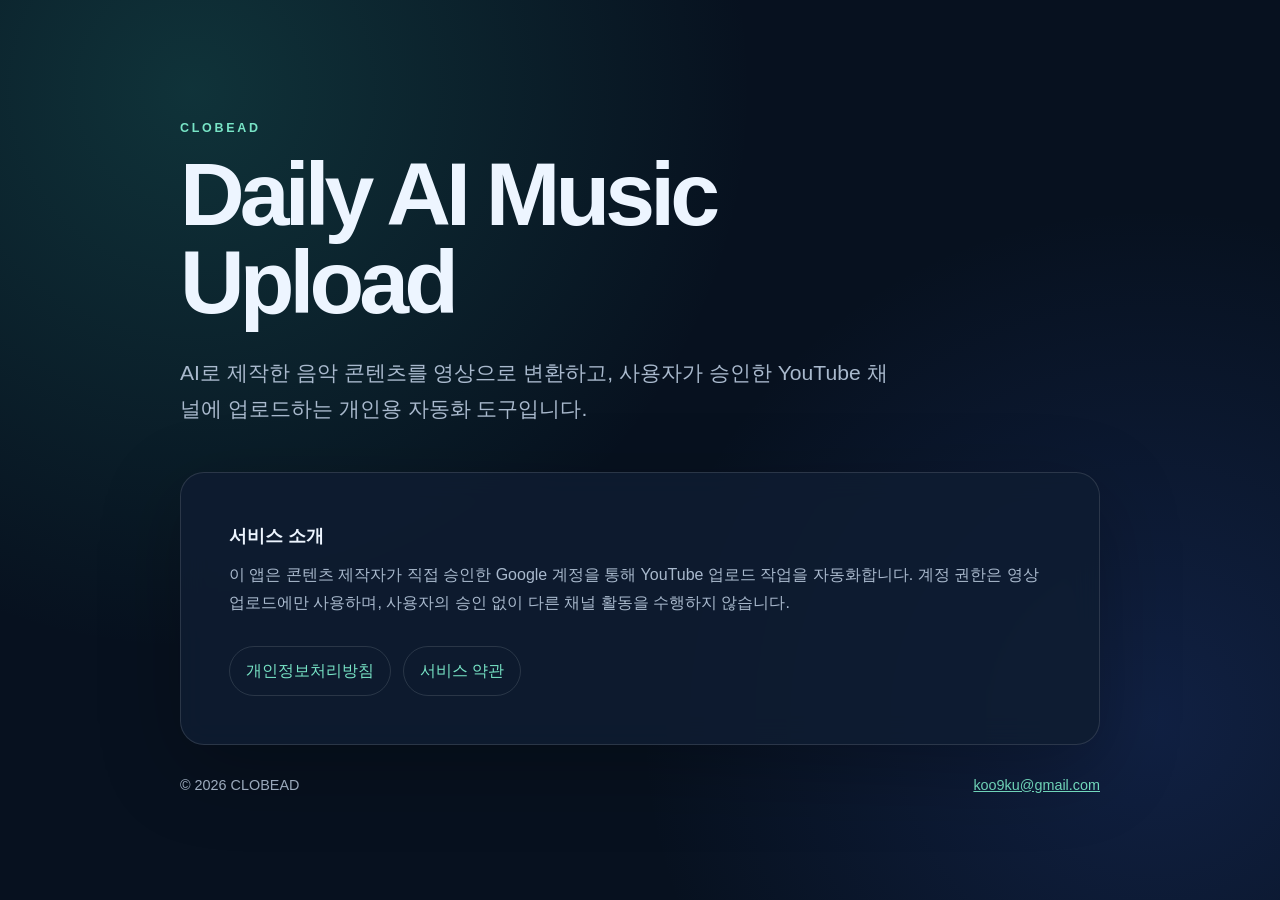
<file: index.html>
<!doctype html>
<html lang="ko">
<head>
  <meta charset="utf-8">
  <meta name="viewport" content="width=device-width, initial-scale=1">
  <meta name="description" content="Daily AI Music Upload 서비스 안내">
  <title>Daily AI Music Upload</title>
  <link rel="stylesheet" href="styles.css">
</head>
<body>
  <main class="shell">
    <section class="hero">
      <p class="eyebrow">CLOBEAD</p>
      <h1>Daily AI Music Upload</h1>
      <p class="lead">AI로 제작한 음악 콘텐츠를 영상으로 변환하고, 사용자가 승인한 YouTube 채널에 업로드하는 개인용 자동화 도구입니다.</p>
    </section>

    <section class="card">
      <h2>서비스 소개</h2>
      <p>이 앱은 콘텐츠 제작자가 직접 승인한 Google 계정을 통해 YouTube 업로드 작업을 자동화합니다. 계정 권한은 영상 업로드에만 사용하며, 사용자의 승인 없이 다른 채널 활동을 수행하지 않습니다.</p>
      <div class="links">
        <a href="privacy.html">개인정보처리방침</a>
        <a href="terms.html">서비스 약관</a>
      </div>
    </section>

    <footer>
      <span>© 2026 CLOBEAD</span>
      <a href="mailto:koo9ku@gmail.com">koo9ku@gmail.com</a>
    </footer>
  </main>
</body>
</html>
</file>
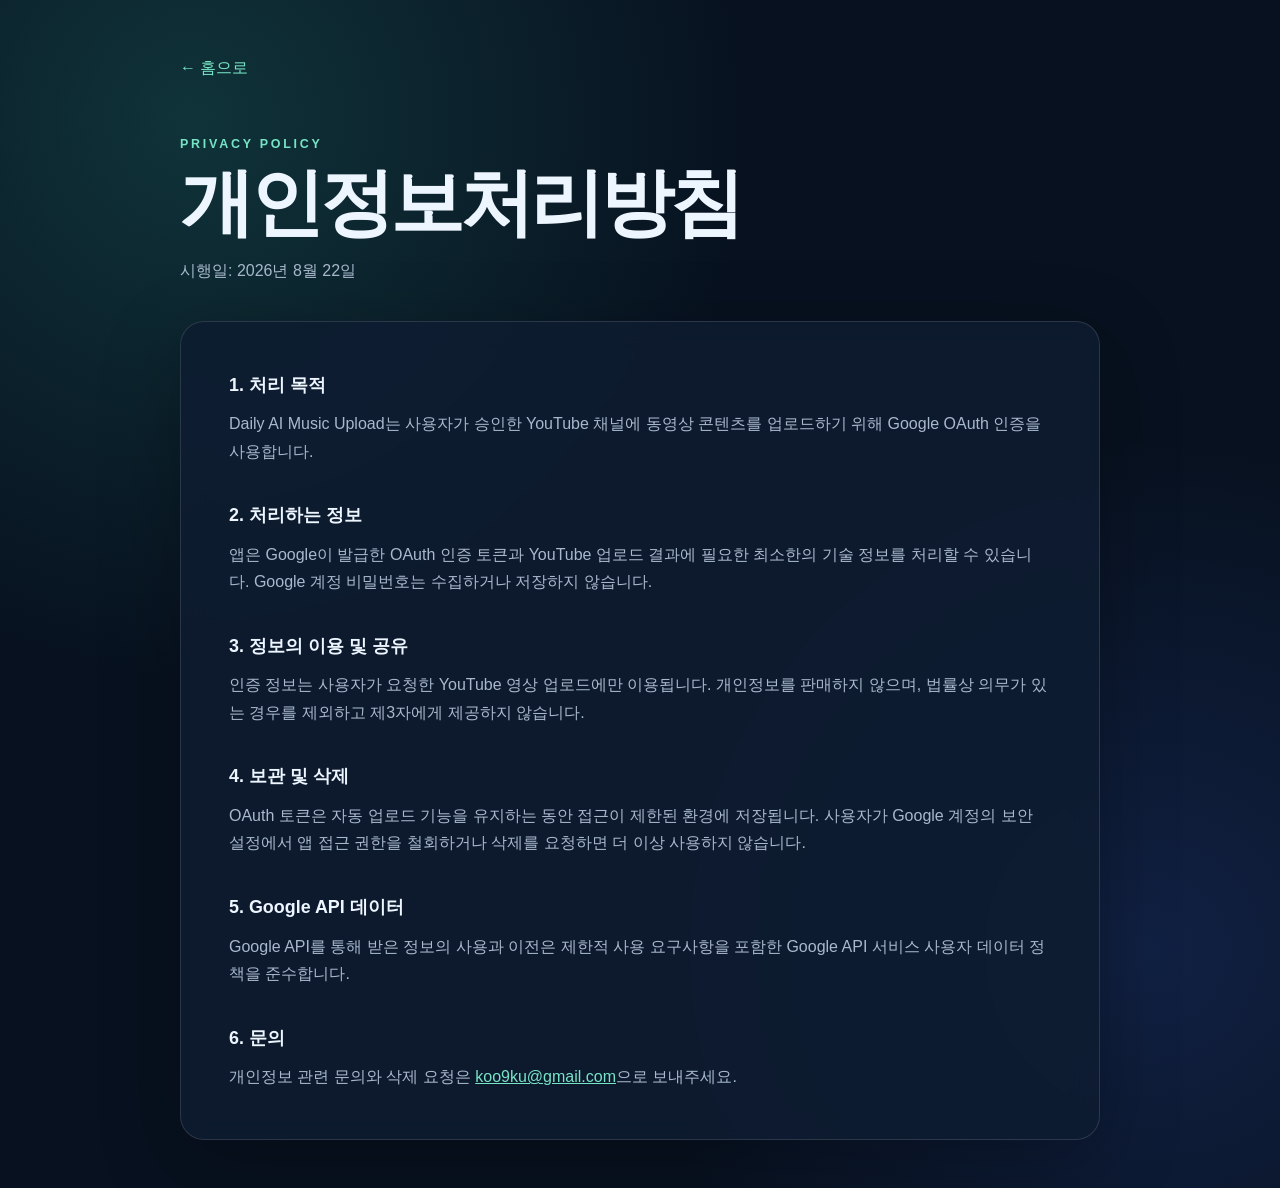
<file: privacy.html>
<!doctype html>
<html lang="ko">
<head>
  <meta charset="utf-8">
  <meta name="viewport" content="width=device-width, initial-scale=1">
  <meta name="description" content="Daily AI Music Upload 개인정보처리방침">
  <title>개인정보처리방침 | Daily AI Music Upload</title>
  <link rel="stylesheet" href="styles.css">
</head>
<body>
  <main class="shell policy">
    <a class="back" href="index.html">← 홈으로</a>
    <p class="eyebrow">PRIVACY POLICY</p>
    <h1>개인정보처리방침</h1>
    <p class="updated">시행일: 2026년 8월 22일</p>

    <section class="card">
      <h2>1. 처리 목적</h2>
      <p>Daily AI Music Upload는 사용자가 승인한 YouTube 채널에 동영상 콘텐츠를 업로드하기 위해 Google OAuth 인증을 사용합니다.</p>

      <h2>2. 처리하는 정보</h2>
      <p>앱은 Google이 발급한 OAuth 인증 토큰과 YouTube 업로드 결과에 필요한 최소한의 기술 정보를 처리할 수 있습니다. Google 계정 비밀번호는 수집하거나 저장하지 않습니다.</p>

      <h2>3. 정보의 이용 및 공유</h2>
      <p>인증 정보는 사용자가 요청한 YouTube 영상 업로드에만 이용됩니다. 개인정보를 판매하지 않으며, 법률상 의무가 있는 경우를 제외하고 제3자에게 제공하지 않습니다.</p>

      <h2>4. 보관 및 삭제</h2>
      <p>OAuth 토큰은 자동 업로드 기능을 유지하는 동안 접근이 제한된 환경에 저장됩니다. 사용자가 Google 계정의 보안 설정에서 앱 접근 권한을 철회하거나 삭제를 요청하면 더 이상 사용하지 않습니다.</p>

      <h2>5. Google API 데이터</h2>
      <p>Google API를 통해 받은 정보의 사용과 이전은 제한적 사용 요구사항을 포함한 Google API 서비스 사용자 데이터 정책을 준수합니다.</p>

      <h2>6. 문의</h2>
      <p>개인정보 관련 문의와 삭제 요청은 <a href="mailto:koo9ku@gmail.com">koo9ku@gmail.com</a>으로 보내주세요.</p>
    </section>
  </main>
</body>
</html>
</file>
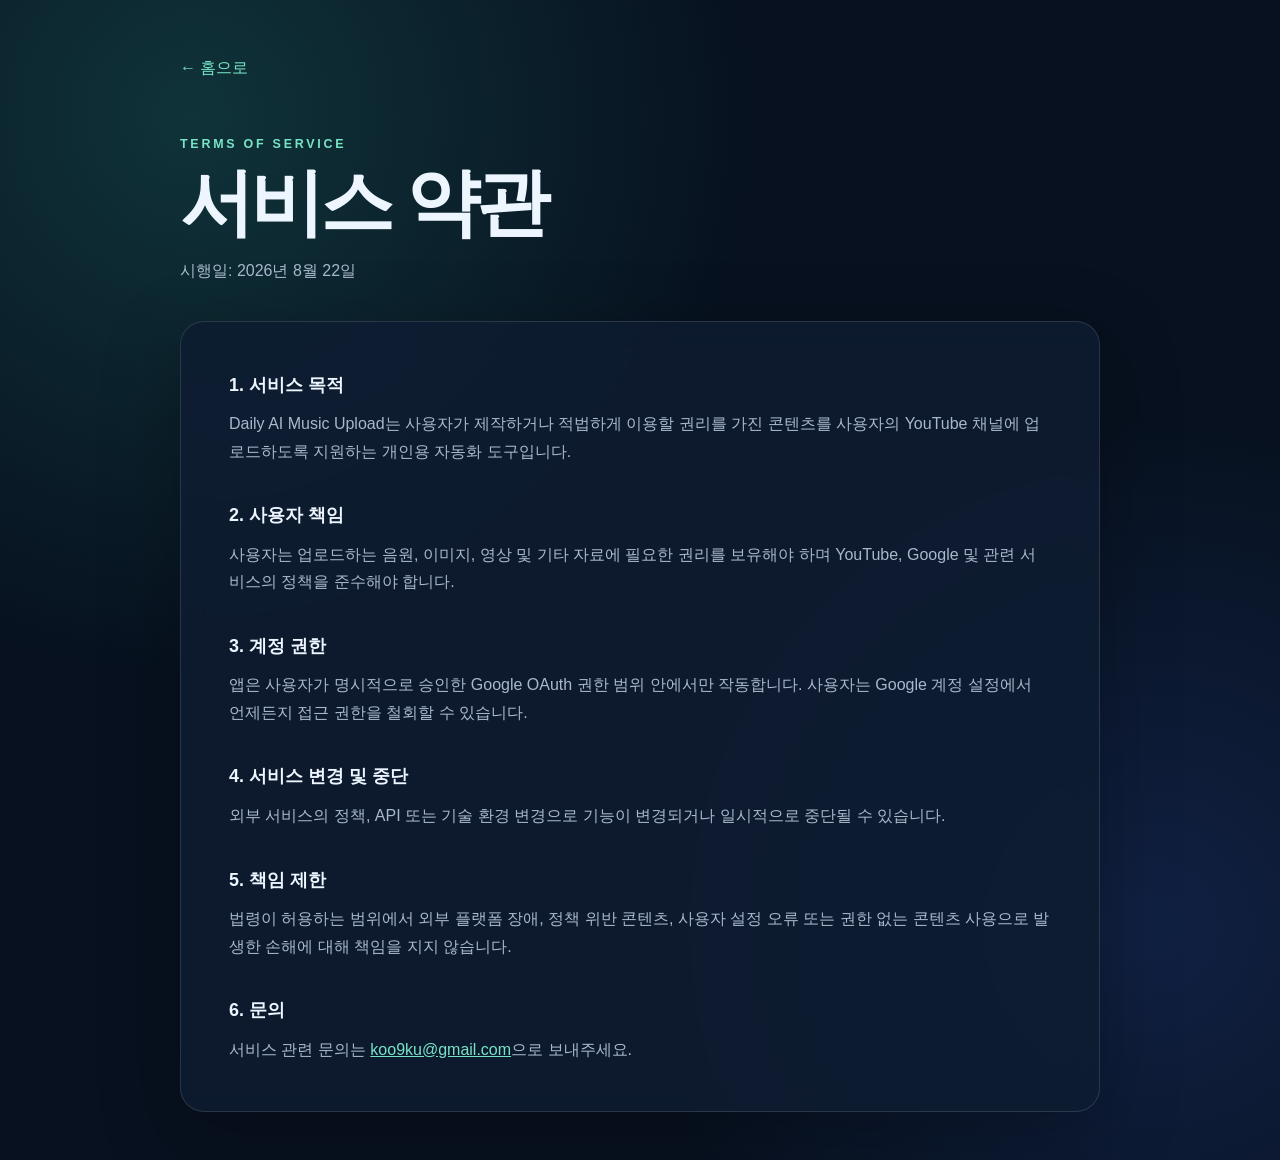
<file: terms.html>
<!doctype html>
<html lang="ko">
<head>
  <meta charset="utf-8">
  <meta name="viewport" content="width=device-width, initial-scale=1">
  <meta name="description" content="Daily AI Music Upload 서비스 약관">
  <title>서비스 약관 | Daily AI Music Upload</title>
  <link rel="stylesheet" href="styles.css">
</head>
<body>
  <main class="shell policy">
    <a class="back" href="index.html">← 홈으로</a>
    <p class="eyebrow">TERMS OF SERVICE</p>
    <h1>서비스 약관</h1>
    <p class="updated">시행일: 2026년 8월 22일</p>

    <section class="card">
      <h2>1. 서비스 목적</h2>
      <p>Daily AI Music Upload는 사용자가 제작하거나 적법하게 이용할 권리를 가진 콘텐츠를 사용자의 YouTube 채널에 업로드하도록 지원하는 개인용 자동화 도구입니다.</p>

      <h2>2. 사용자 책임</h2>
      <p>사용자는 업로드하는 음원, 이미지, 영상 및 기타 자료에 필요한 권리를 보유해야 하며 YouTube, Google 및 관련 서비스의 정책을 준수해야 합니다.</p>

      <h2>3. 계정 권한</h2>
      <p>앱은 사용자가 명시적으로 승인한 Google OAuth 권한 범위 안에서만 작동합니다. 사용자는 Google 계정 설정에서 언제든지 접근 권한을 철회할 수 있습니다.</p>

      <h2>4. 서비스 변경 및 중단</h2>
      <p>외부 서비스의 정책, API 또는 기술 환경 변경으로 기능이 변경되거나 일시적으로 중단될 수 있습니다.</p>

      <h2>5. 책임 제한</h2>
      <p>법령이 허용하는 범위에서 외부 플랫폼 장애, 정책 위반 콘텐츠, 사용자 설정 오류 또는 권한 없는 콘텐츠 사용으로 발생한 손해에 대해 책임을 지지 않습니다.</p>

      <h2>6. 문의</h2>
      <p>서비스 관련 문의는 <a href="mailto:koo9ku@gmail.com">koo9ku@gmail.com</a>으로 보내주세요.</p>
    </section>
  </main>
</body>
</html>
</file>
<file: styles.css>
:root {
  color-scheme: dark;
  --bg: #07111f;
  --panel: rgba(15, 29, 49, 0.86);
  --text: #edf5ff;
  --muted: #a9b9cd;
  --accent: #78e4c6;
  --line: rgba(255, 255, 255, 0.12);
}

* { box-sizing: border-box; }

body {
  margin: 0;
  min-height: 100vh;
  font-family: Inter, Pretendard, -apple-system, BlinkMacSystemFont, "Segoe UI", sans-serif;
  color: var(--text);
  background:
    radial-gradient(circle at 15% 10%, rgba(46, 171, 151, 0.22), transparent 35rem),
    radial-gradient(circle at 90% 80%, rgba(55, 95, 210, 0.2), transparent 32rem),
    var(--bg);
  line-height: 1.72;
}

a { color: var(--accent); }

.shell {
  width: min(920px, calc(100% - 40px));
  margin: 0 auto;
  padding: 88px 0 48px;
}

.hero { padding: 30px 0 44px; }
.eyebrow {
  margin: 0 0 12px;
  color: var(--accent);
  font-size: 0.78rem;
  font-weight: 800;
  letter-spacing: 0.22em;
}

h1 {
  margin: 0;
  max-width: 760px;
  font-size: clamp(2.5rem, 8vw, 5.6rem);
  line-height: 0.98;
  letter-spacing: -0.055em;
}

.lead {
  max-width: 720px;
  margin: 28px 0 0;
  color: var(--muted);
  font-size: clamp(1.05rem, 2vw, 1.32rem);
}

.card {
  padding: clamp(24px, 5vw, 48px);
  border: 1px solid var(--line);
  border-radius: 24px;
  background: var(--panel);
  box-shadow: 0 24px 80px rgba(0, 0, 0, 0.25);
  backdrop-filter: blur(14px);
}

.card h2 { margin: 2.2rem 0 0.6rem; font-size: 1.12rem; }
.card h2:first-child { margin-top: 0; }
.card p { margin: 0; color: var(--muted); }

.links { display: flex; flex-wrap: wrap; gap: 12px; margin-top: 30px; }
.links a {
  padding: 10px 16px;
  border: 1px solid var(--line);
  border-radius: 999px;
  text-decoration: none;
}

footer {
  display: flex;
  justify-content: space-between;
  gap: 20px;
  margin-top: 28px;
  color: var(--muted);
  font-size: 0.9rem;
}

.policy { padding-top: 54px; }
.policy h1 { font-size: clamp(2.4rem, 7vw, 4.6rem); }
.back { display: inline-block; margin-bottom: 52px; text-decoration: none; }
.updated { margin: 18px 0 36px; color: var(--muted); }

@media (max-width: 600px) {
  .shell { width: min(100% - 28px, 920px); padding-top: 52px; }
  footer { flex-direction: column; }
}
</file>
